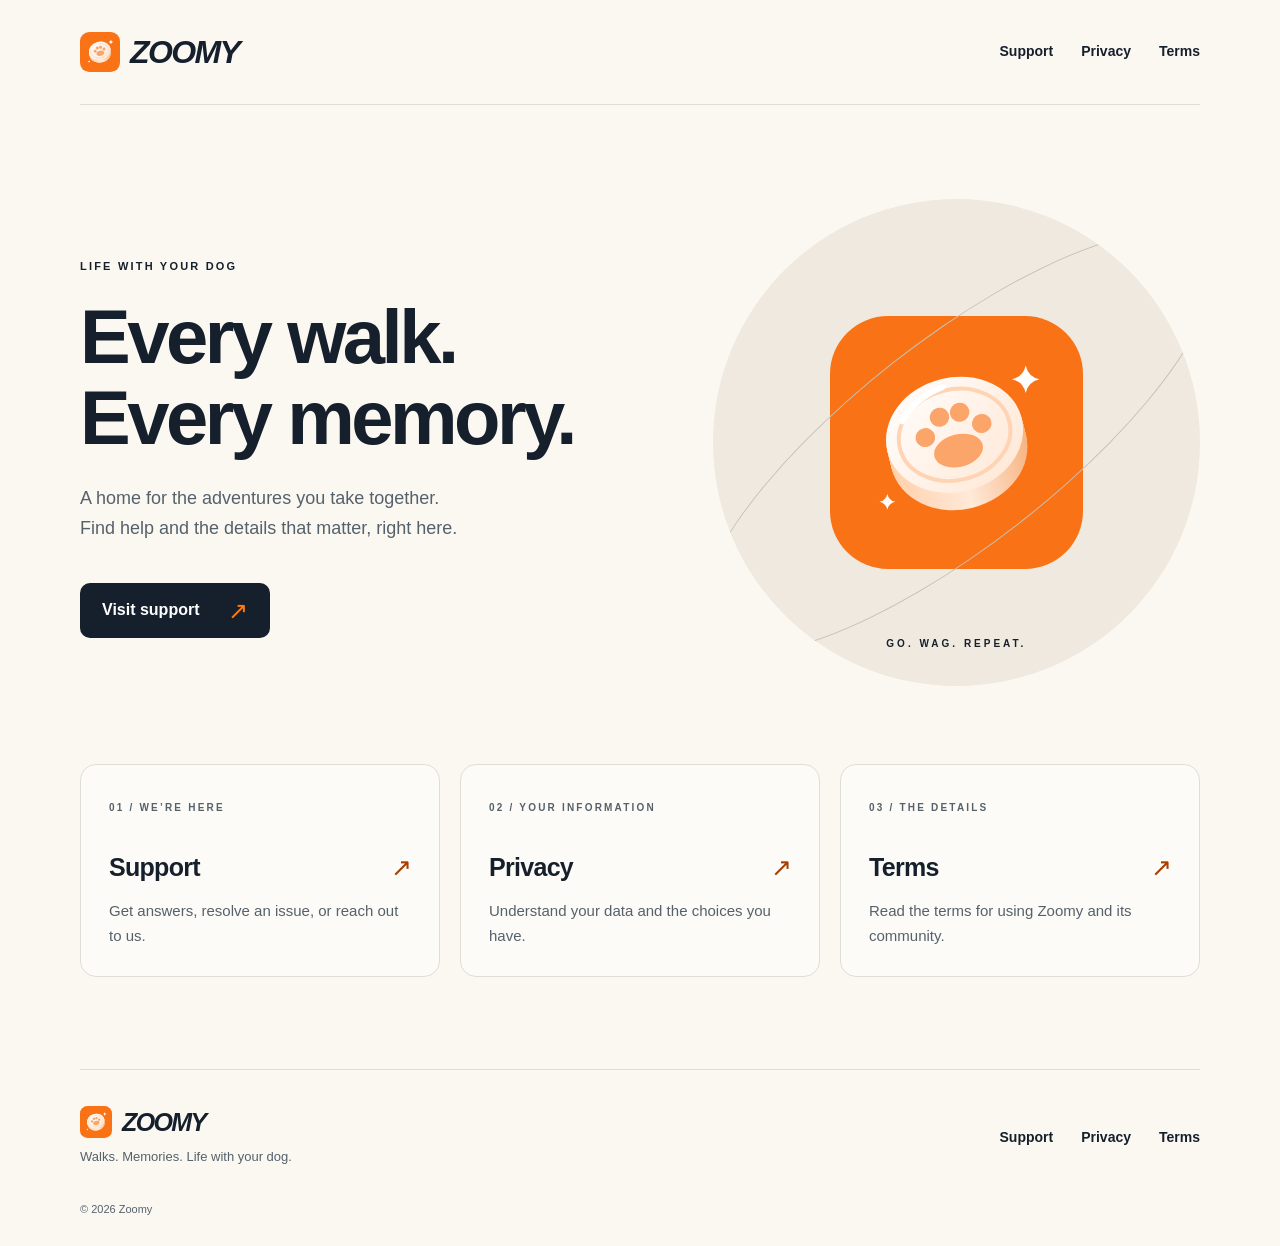
<file: index.html>
<!doctype html>
<html lang="en"><head><meta charset="utf-8"><meta name="viewport" content="width=device-width, initial-scale=1">
<title>Support &amp; Privacy · Zoomy</title><meta name="description" content="Support, privacy information, and terms for Zoomy — walks, memories, and life with your dog.">
<meta name="color-scheme" content="light"><meta name="theme-color" content="#fbf8f2">
<link rel="icon" href="zoomy-coin.svg" type="image/svg+xml"><link rel="icon" href="zoomy-coin-32.png" type="image/png" sizes="32x32"><link rel="icon" href="zoomy-coin-128.png" type="image/png" sizes="128x128"><link rel="apple-touch-icon" href="zoomy-touch-180.png"><link rel="stylesheet" href="style.css"></head>
<body><a class="skip" href="#main">Skip to content</a>
<header class="site-header"><a class="brand" href="index.html" aria-label="Zoomy home"><img class="brand-mark" src="zoomy-coin.svg" alt="" width="40" height="40">ZOOMY</a><nav aria-label="Main navigation"><a href="support.html">Support</a><a href="privacy.html">Privacy</a><a href="terms.html">Terms</a></nav></header>
<main id="main"><section class="hero"><div><p class="eyebrow">LIFE WITH YOUR DOG</p><h1>Every walk.<br>Every memory.</h1><p class="lead">A home for the adventures you take together.<br>Find help and the details that matter, right here.</p><a class="button" href="support.html">Visit support <span aria-hidden="true">↗</span></a></div><div class="hero-art" aria-hidden="true"><div class="orbit"></div><img class="coin" src="zoomy-coin.svg" alt="" width="220" height="220"><span class="art-caption">GO. WAG. REPEAT.</span></div></section><section class="resource-grid" aria-label="Zoomy resources"><a class="resource" href="support.html"><span class="eyebrow">01 / WE’RE HERE</span><h2>Support <span>↗</span></h2><p>Get answers, resolve an issue, or reach out to us.</p></a><a class="resource" href="privacy.html"><span class="eyebrow">02 / YOUR INFORMATION</span><h2>Privacy <span>↗</span></h2><p>Understand your data and the choices you have.</p></a><a class="resource" href="terms.html"><span class="eyebrow">03 / THE DETAILS</span><h2>Terms <span>↗</span></h2><p>Read the terms for using Zoomy and its community.</p></a></section></main>
<footer><a class="brand small" href="index.html"><img class="brand-mark" src="zoomy-coin.svg" alt="" width="40" height="40">ZOOMY</a><p>Walks. Memories. Life with your dog.</p><nav aria-label="Footer navigation"><a href="support.html">Support</a><a href="privacy.html">Privacy</a><a href="terms.html">Terms</a></nav><p class="copyright">© 2026 Zoomy</p></footer>
</body></html>
</file>
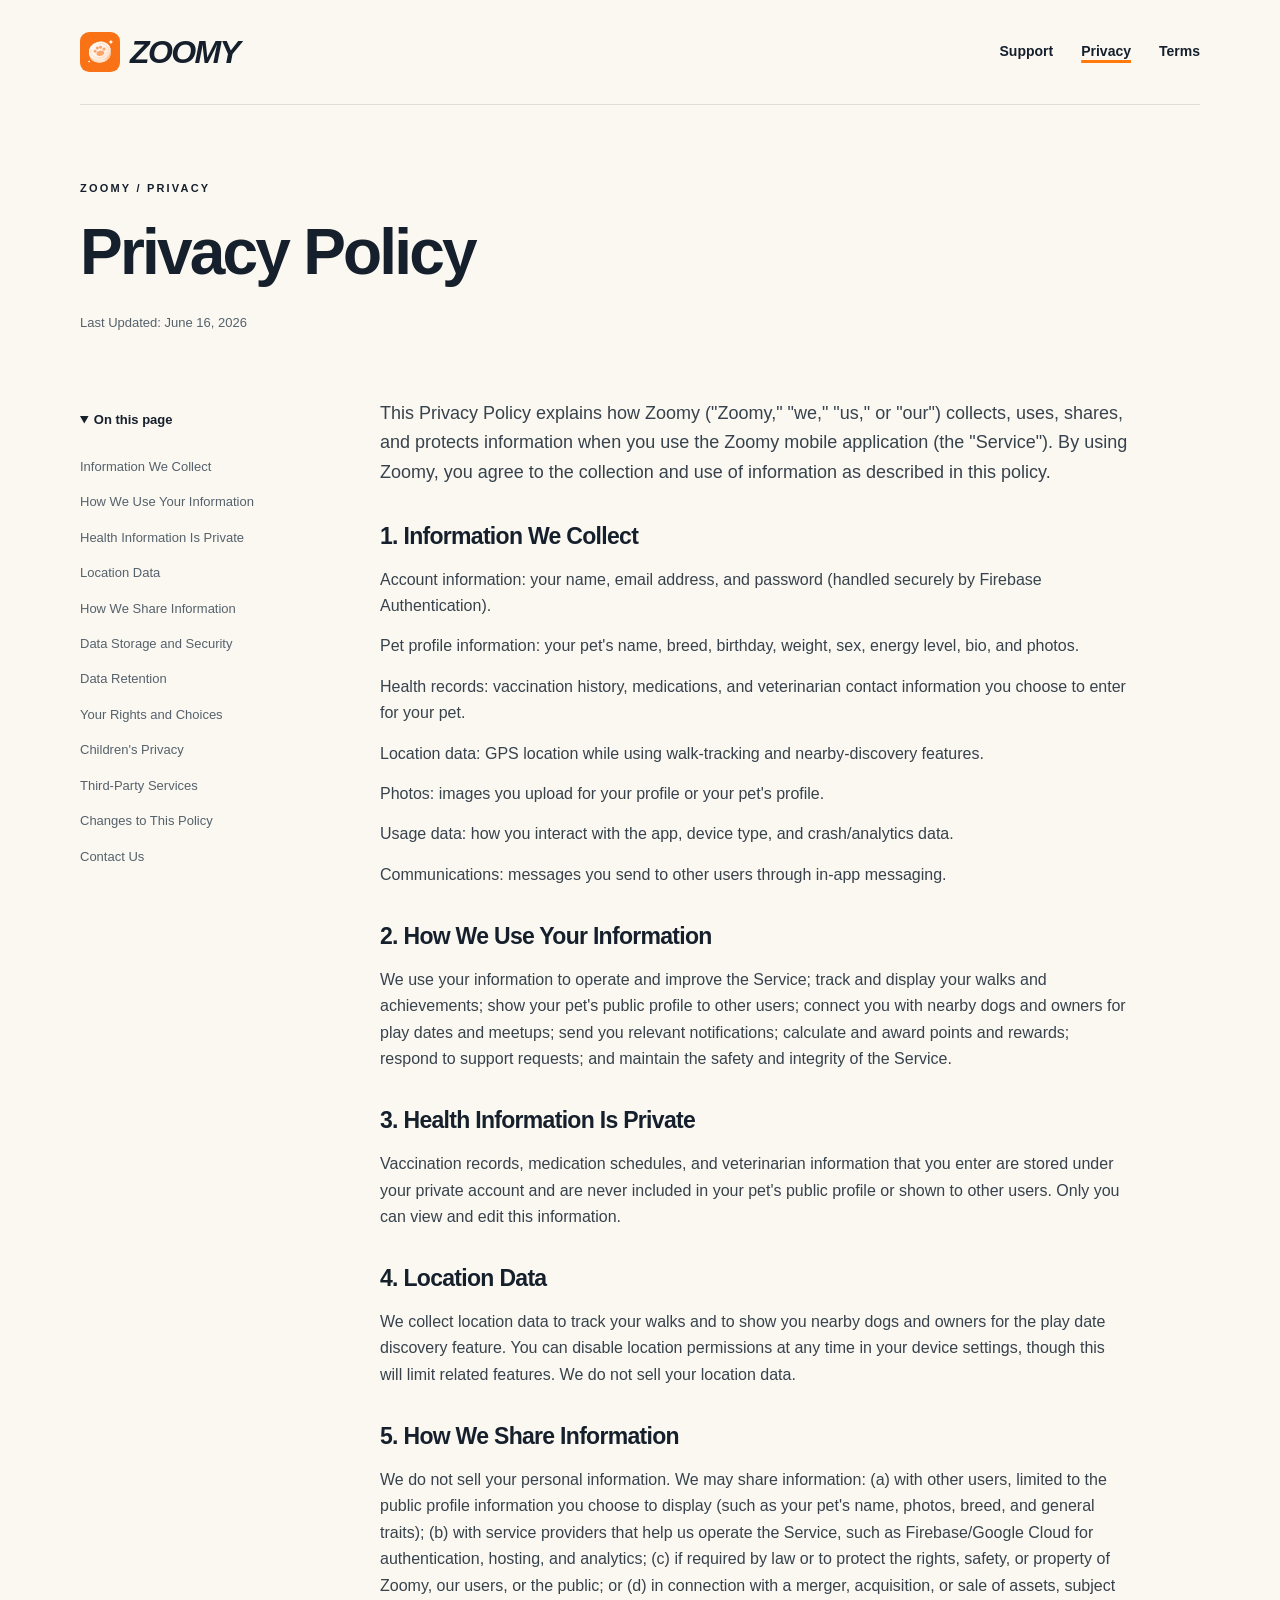
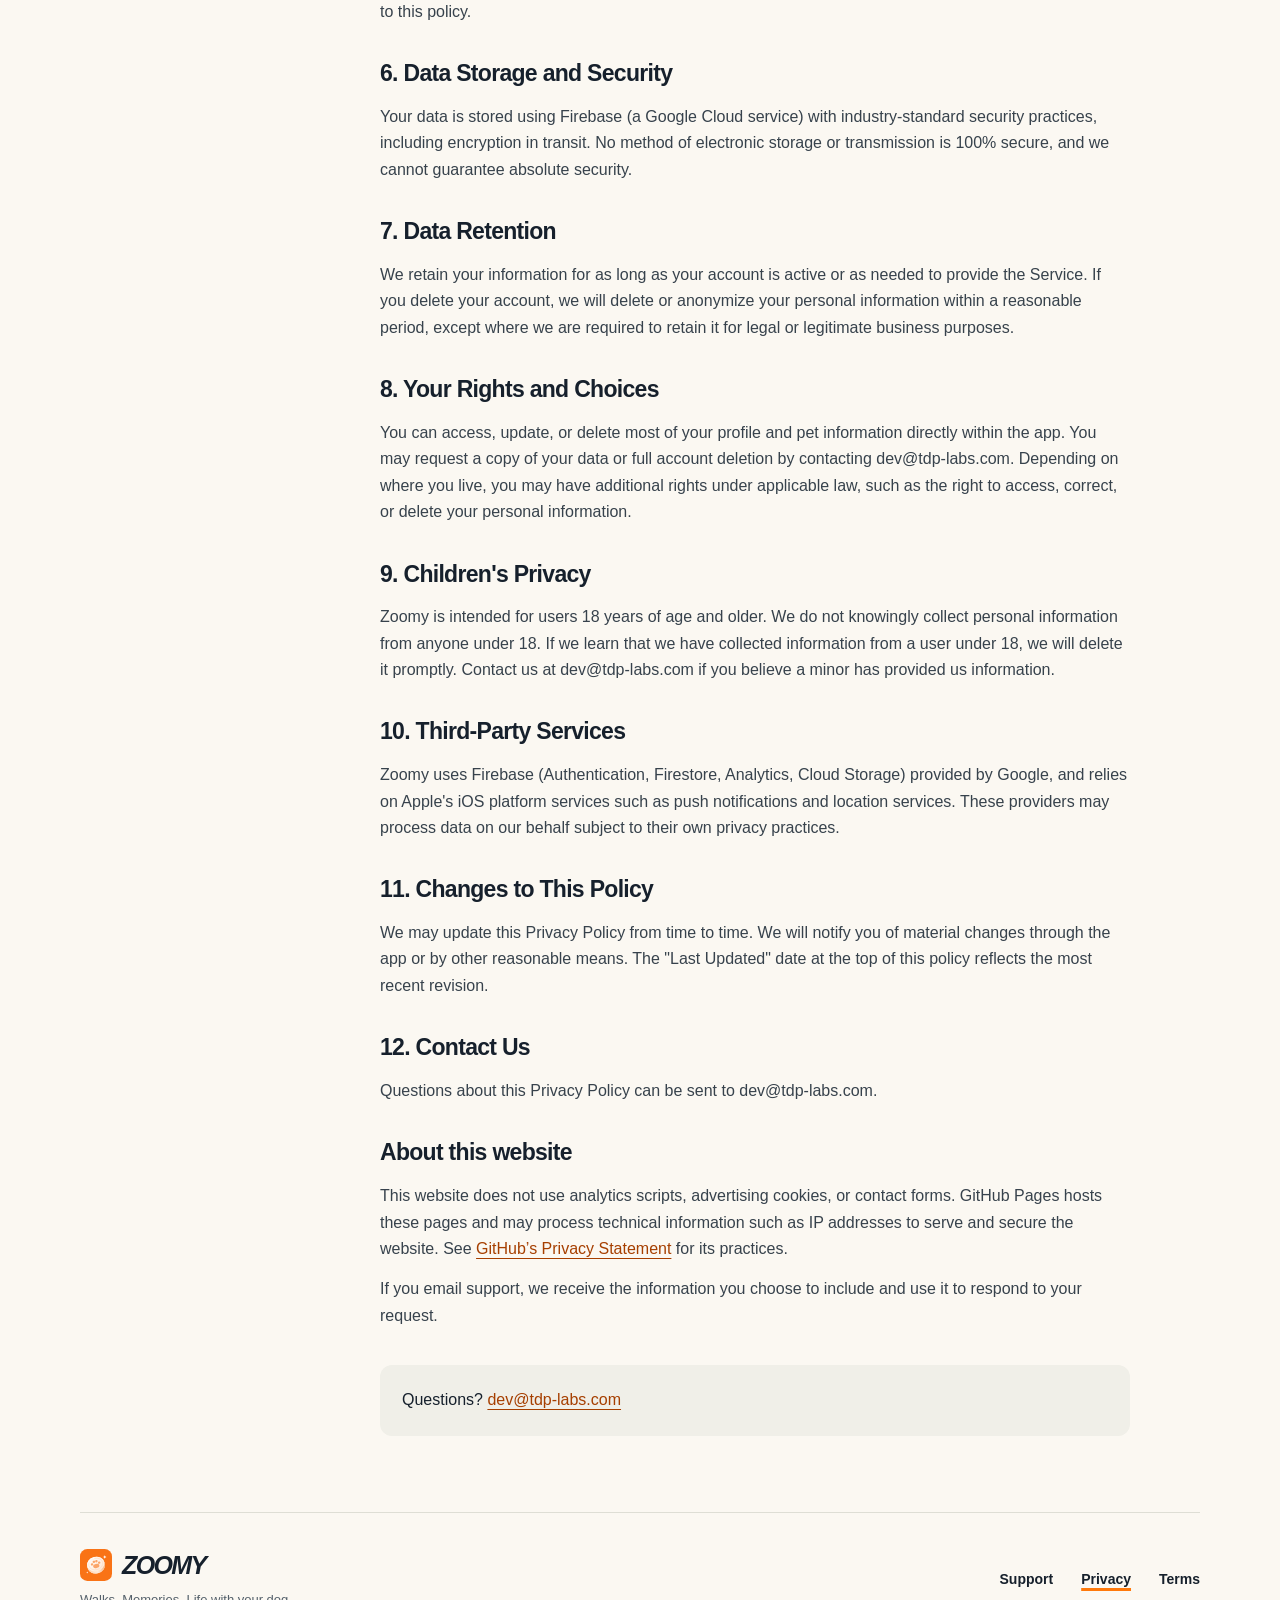
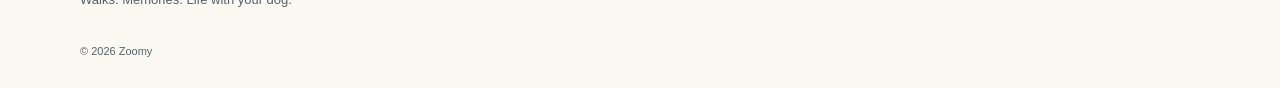
<file: privacy.html>
<!doctype html>
<html lang="en"><head><meta charset="utf-8"><meta name="viewport" content="width=device-width, initial-scale=1">
<title>Privacy Policy · Zoomy</title><meta name="description" content="Privacy Policy for the Zoomy dog walking and memories app.">
<meta name="color-scheme" content="light"><meta name="theme-color" content="#fbf8f2">
<link rel="icon" href="zoomy-coin.svg" type="image/svg+xml"><link rel="icon" href="zoomy-coin-32.png" type="image/png" sizes="32x32"><link rel="icon" href="zoomy-coin-128.png" type="image/png" sizes="128x128"><link rel="apple-touch-icon" href="zoomy-touch-180.png"><link rel="stylesheet" href="style.css"></head>
<body><a class="skip" href="#main">Skip to content</a>
<header class="site-header"><a class="brand" href="index.html" aria-label="Zoomy home"><img class="brand-mark" src="zoomy-coin.svg" alt="" width="40" height="40">ZOOMY</a><nav aria-label="Main navigation"><a href="support.html">Support</a><a href="privacy.html" aria-current="page">Privacy</a><a href="terms.html">Terms</a></nav></header>
<main id="main"><div class="page-heading"><p class="eyebrow">ZOOMY / PRIVACY</p><h1>Privacy Policy</h1><p class="date">Last Updated: June 16, 2026</p></div><div class="legal-layout"><aside><details open><summary>On this page</summary><ol><li><a href="#section-1">Information We Collect</a></li><li><a href="#section-2">How We Use Your Information</a></li><li><a href="#section-3">Health Information Is Private</a></li><li><a href="#section-4">Location Data</a></li><li><a href="#section-5">How We Share Information</a></li><li><a href="#section-6">Data Storage and Security</a></li><li><a href="#section-7">Data Retention</a></li><li><a href="#section-8">Your Rights and Choices</a></li><li><a href="#section-9">Children&#x27;s Privacy</a></li><li><a href="#section-10">Third-Party Services</a></li><li><a href="#section-11">Changes to This Policy</a></li><li><a href="#section-12">Contact Us</a></li></ol></details></aside><article><p>This Privacy Policy explains how Zoomy (&quot;Zoomy,&quot; &quot;we,&quot; &quot;us,&quot; or &quot;our&quot;) collects, uses, shares, and protects information when you use the Zoomy mobile application (the &quot;Service&quot;). By using Zoomy, you agree to the collection and use of information as described in this policy.</p><section id="section-1"><h2>1. Information We Collect</h2><p>Account information: your name, email address, and password (handled securely by Firebase Authentication).</p><p>Pet profile information: your pet&#x27;s name, breed, birthday, weight, sex, energy level, bio, and photos.</p><p>Health records: vaccination history, medications, and veterinarian contact information you choose to enter for your pet.</p><p>Location data: GPS location while using walk-tracking and nearby-discovery features.</p><p>Photos: images you upload for your profile or your pet&#x27;s profile.</p><p>Usage data: how you interact with the app, device type, and crash/analytics data.</p><p>Communications: messages you send to other users through in-app messaging.</p></section><section id="section-2"><h2>2. How We Use Your Information</h2><p>We use your information to operate and improve the Service; track and display your walks and achievements; show your pet&#x27;s public profile to other users; connect you with nearby dogs and owners for play dates and meetups; send you relevant notifications; calculate and award points and rewards; respond to support requests; and maintain the safety and integrity of the Service.</p></section><section id="section-3"><h2>3. Health Information Is Private</h2><p>Vaccination records, medication schedules, and veterinarian information that you enter are stored under your private account and are never included in your pet&#x27;s public profile or shown to other users. Only you can view and edit this information.</p></section><section id="section-4"><h2>4. Location Data</h2><p>We collect location data to track your walks and to show you nearby dogs and owners for the play date discovery feature. You can disable location permissions at any time in your device settings, though this will limit related features. We do not sell your location data.</p></section><section id="section-5"><h2>5. How We Share Information</h2><p>We do not sell your personal information. We may share information: (a) with other users, limited to the public profile information you choose to display (such as your pet&#x27;s name, photos, breed, and general traits); (b) with service providers that help us operate the Service, such as Firebase/Google Cloud for authentication, hosting, and analytics; (c) if required by law or to protect the rights, safety, or property of Zoomy, our users, or the public; or (d) in connection with a merger, acquisition, or sale of assets, subject to this policy.</p></section><section id="section-6"><h2>6. Data Storage and Security</h2><p>Your data is stored using Firebase (a Google Cloud service) with industry-standard security practices, including encryption in transit. No method of electronic storage or transmission is 100% secure, and we cannot guarantee absolute security.</p></section><section id="section-7"><h2>7. Data Retention</h2><p>We retain your information for as long as your account is active or as needed to provide the Service. If you delete your account, we will delete or anonymize your personal information within a reasonable period, except where we are required to retain it for legal or legitimate business purposes.</p></section><section id="section-8"><h2>8. Your Rights and Choices</h2><p>You can access, update, or delete most of your profile and pet information directly within the app. You may request a copy of your data or full account deletion by contacting dev@tdp-labs.com. Depending on where you live, you may have additional rights under applicable law, such as the right to access, correct, or delete your personal information.</p></section><section id="section-9"><h2>9. Children&#x27;s Privacy</h2><p>Zoomy is intended for users 18 years of age and older. We do not knowingly collect personal information from anyone under 18. If we learn that we have collected information from a user under 18, we will delete it promptly. Contact us at dev@tdp-labs.com if you believe a minor has provided us information.</p></section><section id="section-10"><h2>10. Third-Party Services</h2><p>Zoomy uses Firebase (Authentication, Firestore, Analytics, Cloud Storage) provided by Google, and relies on Apple&#x27;s iOS platform services such as push notifications and location services. These providers may process data on our behalf subject to their own privacy practices.</p></section><section id="section-11"><h2>11. Changes to This Policy</h2><p>We may update this Privacy Policy from time to time. We will notify you of material changes through the app or by other reasonable means. The &quot;Last Updated&quot; date at the top of this policy reflects the most recent revision.</p></section><section id="section-12"><h2>12. Contact Us</h2><p>Questions about this Privacy Policy can be sent to dev@tdp-labs.com.</p></section><section id="website"><h2>About this website</h2><p>This website does not use analytics scripts, advertising cookies, or contact forms. GitHub Pages hosts these pages and may process technical information such as IP addresses to serve and secure the website. See <a href="https://docs.github.com/en/site-policy/privacy-policies/github-general-privacy-statement">GitHub’s Privacy Statement</a> for its practices.</p><p>If you email support, we receive the information you choose to include and use it to respond to your request.</p></section><div class="note">Questions? <a href="mailto:dev@tdp-labs.com">dev@tdp-labs.com</a></div></article></div></main>
<footer><a class="brand small" href="index.html"><img class="brand-mark" src="zoomy-coin.svg" alt="" width="40" height="40">ZOOMY</a><p>Walks. Memories. Life with your dog.</p><nav aria-label="Footer navigation"><a href="support.html">Support</a><a href="privacy.html" aria-current="page">Privacy</a><a href="terms.html">Terms</a></nav><p class="copyright">© 2026 Zoomy</p></footer>
</body></html>
</file>
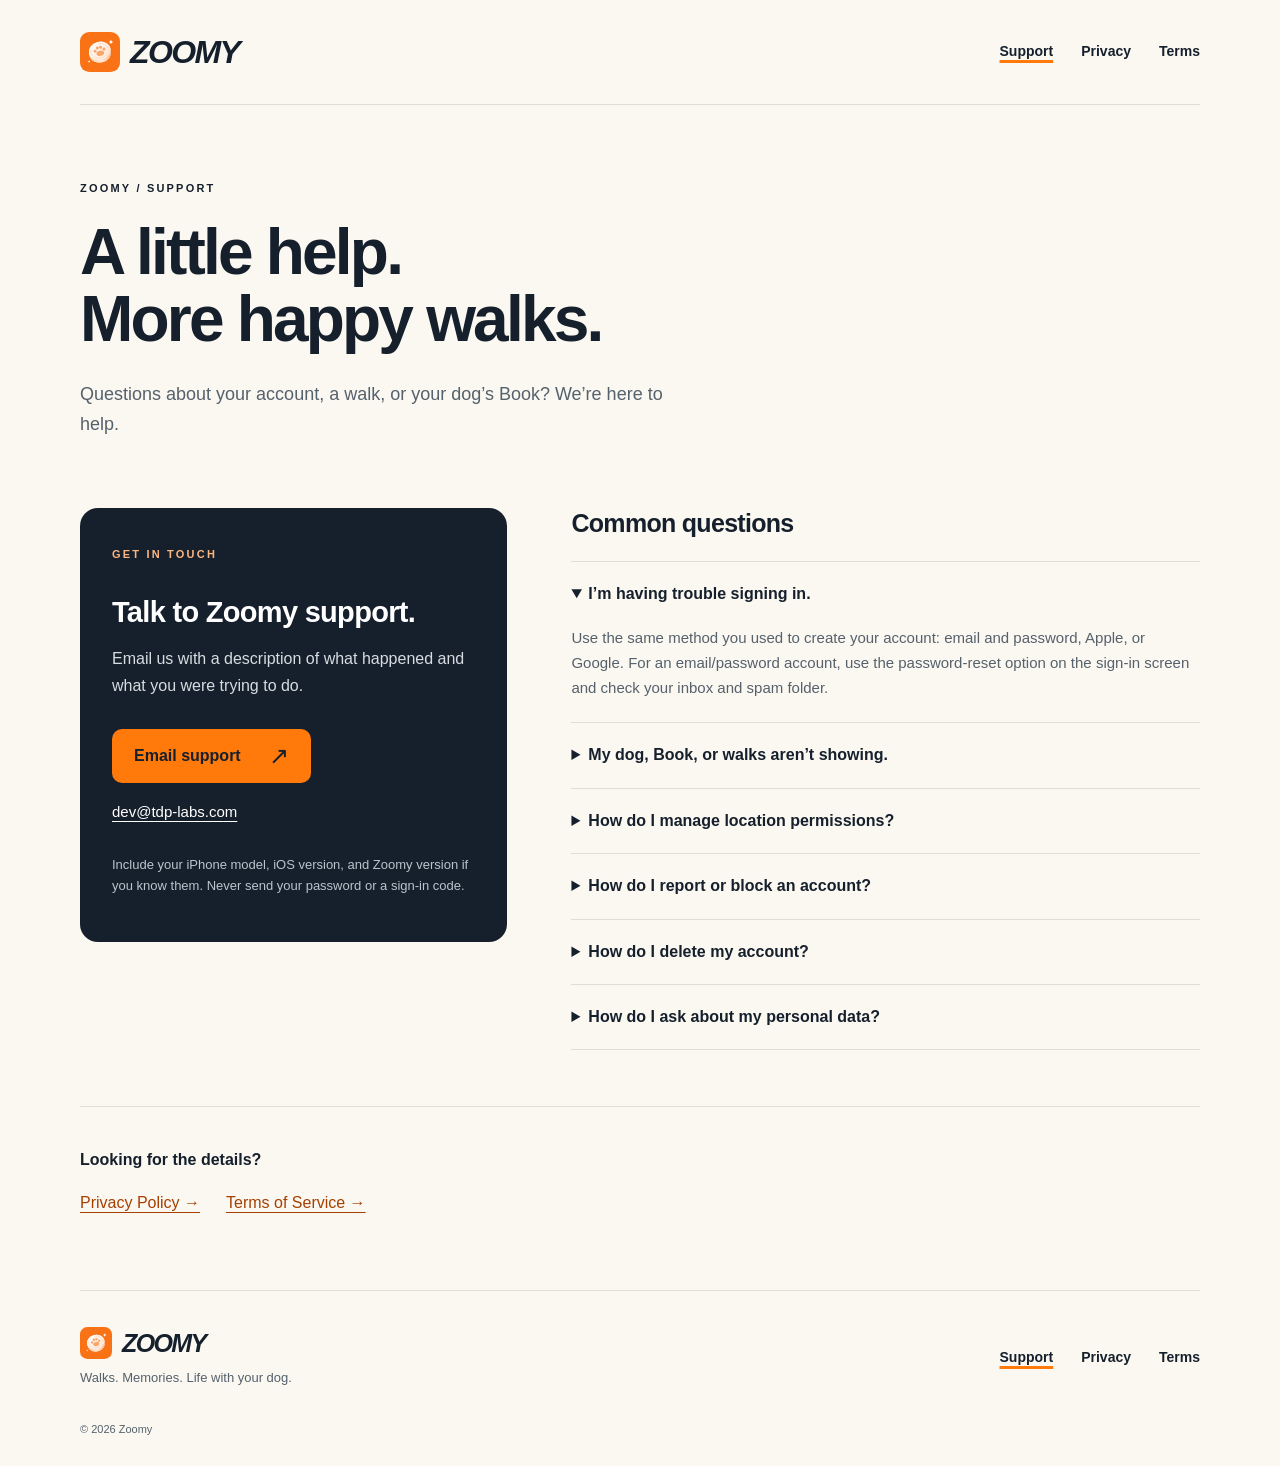
<file: support.html>
<!doctype html>
<html lang="en"><head><meta charset="utf-8"><meta name="viewport" content="width=device-width, initial-scale=1">
<title>Support · Zoomy</title><meta name="description" content="Get help with Zoomy accounts, dog profiles, walks, Book memories, and privacy requests.">
<meta name="color-scheme" content="light"><meta name="theme-color" content="#fbf8f2">
<link rel="icon" href="zoomy-coin.svg" type="image/svg+xml"><link rel="icon" href="zoomy-coin-32.png" type="image/png" sizes="32x32"><link rel="icon" href="zoomy-coin-128.png" type="image/png" sizes="128x128"><link rel="apple-touch-icon" href="zoomy-touch-180.png"><link rel="stylesheet" href="style.css"></head>
<body><a class="skip" href="#main">Skip to content</a>
<header class="site-header"><a class="brand" href="index.html" aria-label="Zoomy home"><img class="brand-mark" src="zoomy-coin.svg" alt="" width="40" height="40">ZOOMY</a><nav aria-label="Main navigation"><a href="support.html" aria-current="page">Support</a><a href="privacy.html">Privacy</a><a href="terms.html">Terms</a></nav></header>
<main id="main"><div class="page-heading"><p class="eyebrow">ZOOMY / SUPPORT</p><h1>A little help.<br>More happy walks.</h1><p class="lead">Questions about your account, a walk, or your dog’s Book? We’re here to help.</p></div>
<div class="support-grid"><section class="contact-card"><span class="eyebrow">GET IN TOUCH</span><h2>Talk to Zoomy support.</h2><p>Email us with a description of what happened and what you were trying to do.</p><a class="button" href="mailto:dev@tdp-labs.com?subject=Zoomy%20Support">Email support <span aria-hidden="true">↗</span></a><p><a class="email" href="mailto:dev@tdp-labs.com">dev@tdp-labs.com</a></p><p class="fine">Include your iPhone model, iOS version, and Zoomy version if you know them. Never send your password or a sign-in code.</p></section>
<section class="help"><h2>Common questions</h2>
<details open><summary>I’m having trouble signing in.</summary><p>Use the same method you used to create your account: email and password, Apple, or Google. For an email/password account, use the password-reset option on the sign-in screen and check your inbox and spam folder.</p></details>
<details><summary>My dog, Book, or walks aren’t showing.</summary><p>Check your internet connection and confirm you’re signed in to the correct account. Close and reopen Zoomy. If information is still missing, contact support and tell us which dog or items you expected to see.</p></details>
<details><summary>How do I manage location permissions?</summary><p>Open your iPhone’s Settings, select Zoomy, and review Location permissions. Walk tracking needs location access. Background location keeps an active walk recording while your phone is locked. Weather and nearby discovery may be unavailable if location access is denied.</p></details>
<details><summary>How do I report or block an account?</summary><p>Open a pup’s social profile and tap the more (⋯) button, or press and hold a pup’s card in Discover or Your Pack. Choose Report or Block. You can review and unblock accounts under your profile’s Privacy &amp; Safety screen.</p><p>For concerns you cannot report in the app, email support with enough detail to identify the content.</p></details>
<details><summary>How do I delete my account?</summary><p>Open your profile from the Home screen, choose Account Details, then Delete Account. Follow the confirmation and identity-verification steps. Deleting the app alone does not delete your account.</p><p>If you cannot access your account, email <a href="mailto:dev@tdp-labs.com?subject=Zoomy%20Account%20Deletion">dev@tdp-labs.com</a> to request help with deletion. We may need to verify account ownership. See our <a href="privacy.html">Privacy Policy</a> for retention details.</p></details>
<details><summary>How do I ask about my personal data?</summary><p>Email <a href="mailto:dev@tdp-labs.com?subject=Zoomy%20Privacy%20Request">dev@tdp-labs.com</a> with your privacy question or access, correction, or deletion request. Our <a href="privacy.html">Privacy Policy</a> explains the information Zoomy uses and your choices.</p></details>
</section></div><section class="bottom-note"><p>Looking for the details?</p><a href="privacy.html">Privacy Policy →</a><a href="terms.html">Terms of Service →</a></section></main>
<footer><a class="brand small" href="index.html"><img class="brand-mark" src="zoomy-coin.svg" alt="" width="40" height="40">ZOOMY</a><p>Walks. Memories. Life with your dog.</p><nav aria-label="Footer navigation"><a href="support.html" aria-current="page">Support</a><a href="privacy.html">Privacy</a><a href="terms.html">Terms</a></nav><p class="copyright">© 2026 Zoomy</p></footer>
</body></html>
</file>
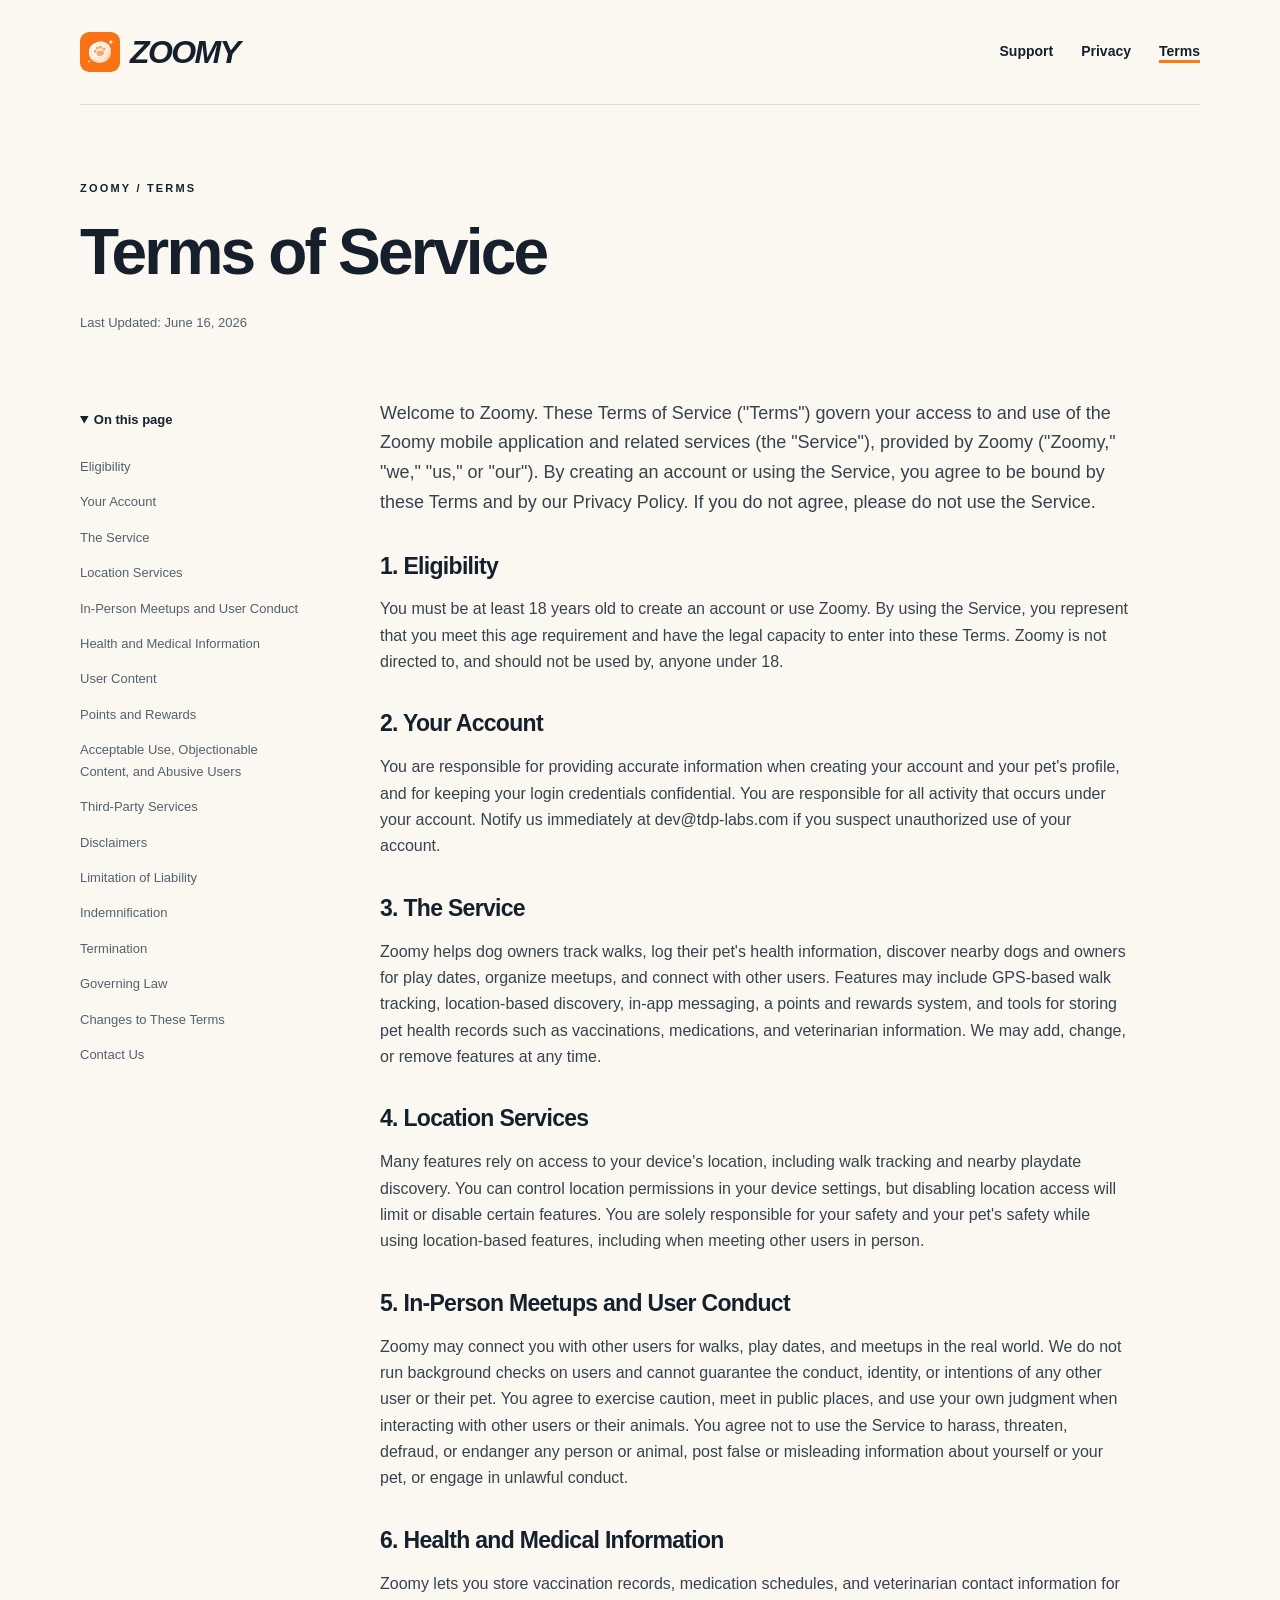
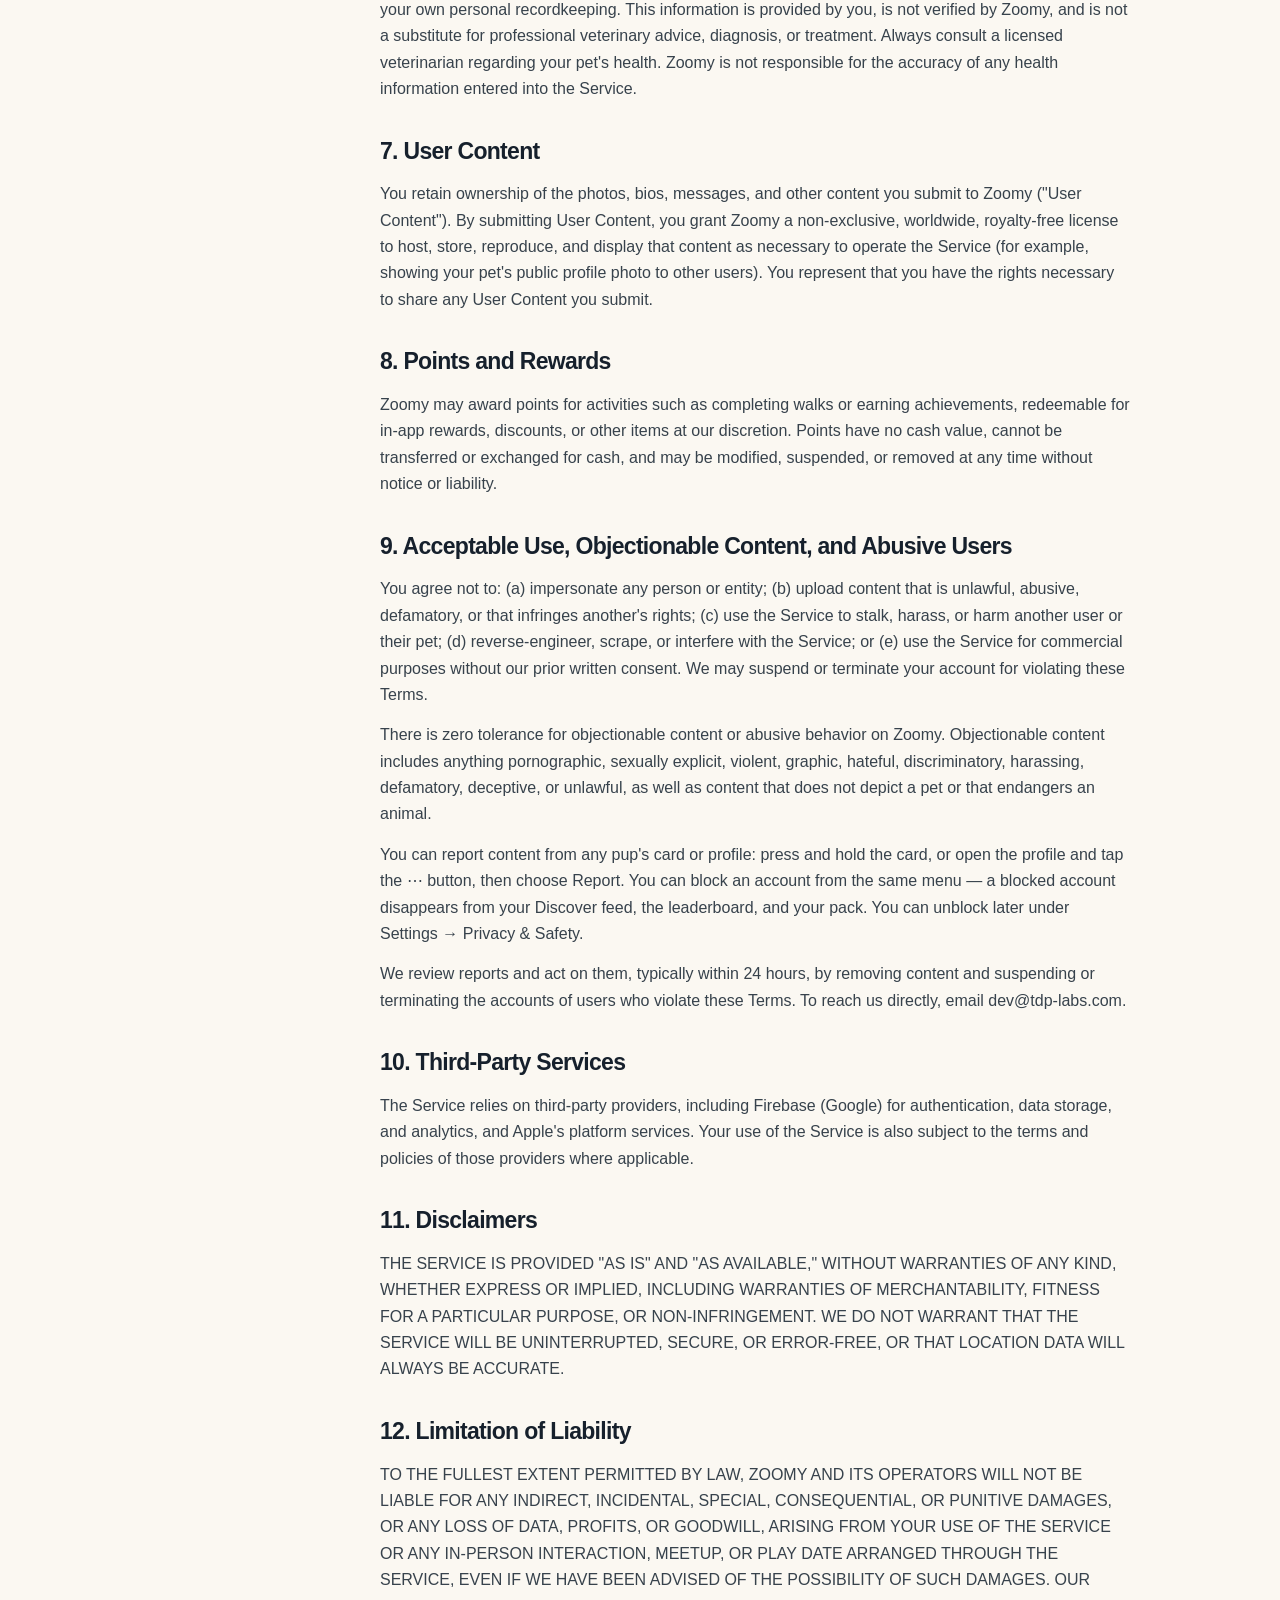
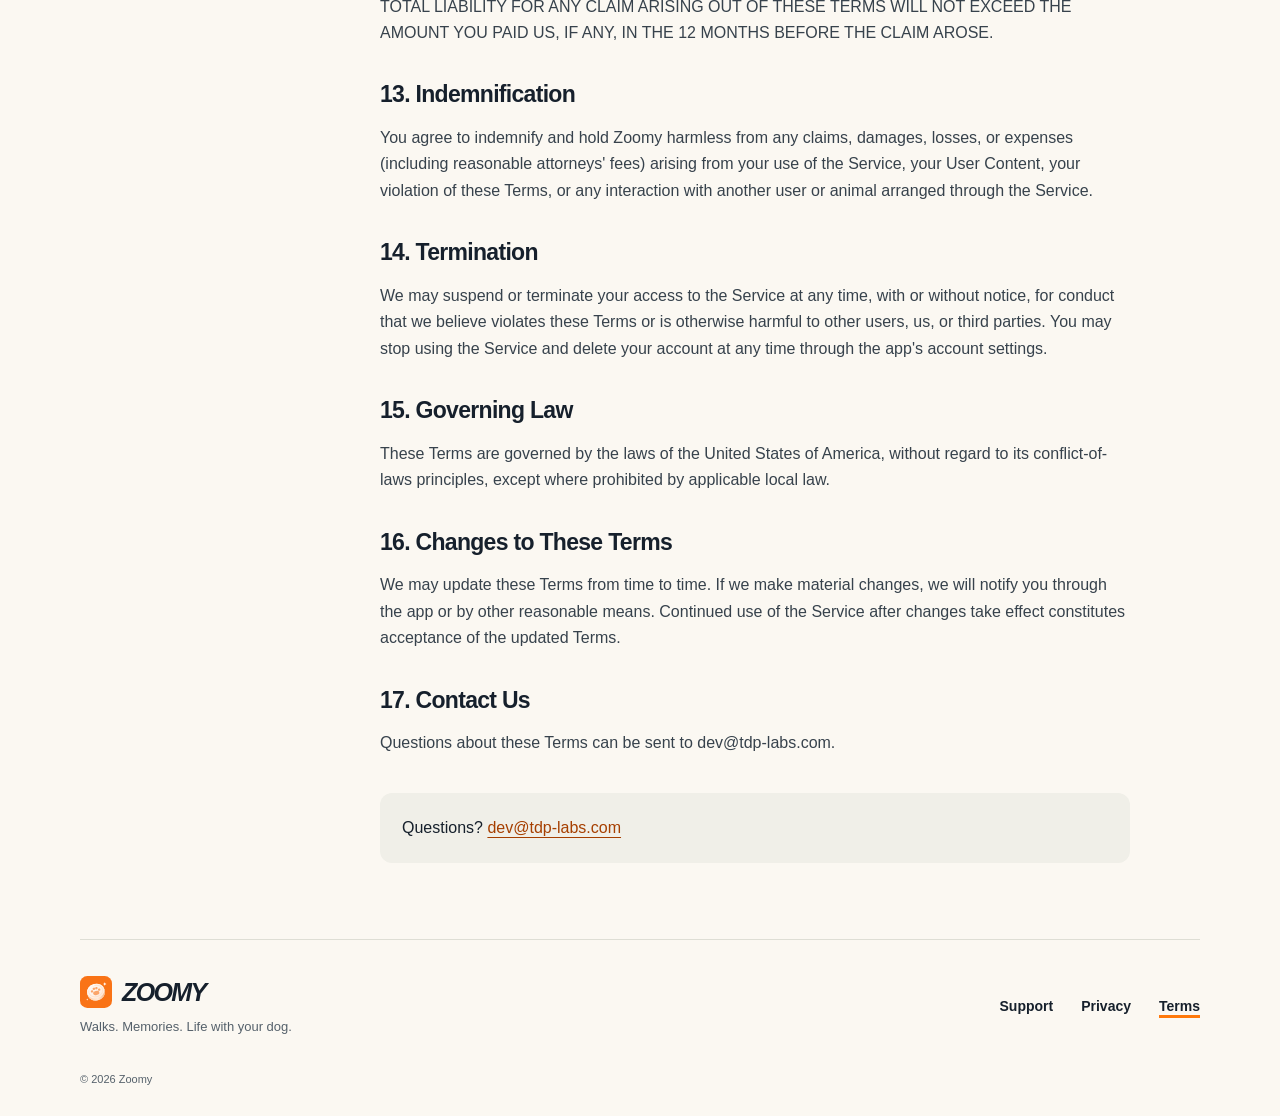
<file: terms.html>
<!doctype html>
<html lang="en"><head><meta charset="utf-8"><meta name="viewport" content="width=device-width, initial-scale=1">
<title>Terms of Service · Zoomy</title><meta name="description" content="Terms of Service for the Zoomy dog walking and memories app.">
<meta name="color-scheme" content="light"><meta name="theme-color" content="#fbf8f2">
<link rel="icon" href="zoomy-coin.svg" type="image/svg+xml"><link rel="icon" href="zoomy-coin-32.png" type="image/png" sizes="32x32"><link rel="icon" href="zoomy-coin-128.png" type="image/png" sizes="128x128"><link rel="apple-touch-icon" href="zoomy-touch-180.png"><link rel="stylesheet" href="style.css"></head>
<body><a class="skip" href="#main">Skip to content</a>
<header class="site-header"><a class="brand" href="index.html" aria-label="Zoomy home"><img class="brand-mark" src="zoomy-coin.svg" alt="" width="40" height="40">ZOOMY</a><nav aria-label="Main navigation"><a href="support.html">Support</a><a href="privacy.html">Privacy</a><a href="terms.html" aria-current="page">Terms</a></nav></header>
<main id="main"><div class="page-heading"><p class="eyebrow">ZOOMY / TERMS</p><h1>Terms of Service</h1><p class="date">Last Updated: June 16, 2026</p></div><div class="legal-layout"><aside><details open><summary>On this page</summary><ol><li><a href="#section-1">Eligibility</a></li><li><a href="#section-2">Your Account</a></li><li><a href="#section-3">The Service</a></li><li><a href="#section-4">Location Services</a></li><li><a href="#section-5">In-Person Meetups and User Conduct</a></li><li><a href="#section-6">Health and Medical Information</a></li><li><a href="#section-7">User Content</a></li><li><a href="#section-8">Points and Rewards</a></li><li><a href="#section-9">Acceptable Use, Objectionable Content, and Abusive Users</a></li><li><a href="#section-10">Third-Party Services</a></li><li><a href="#section-11">Disclaimers</a></li><li><a href="#section-12">Limitation of Liability</a></li><li><a href="#section-13">Indemnification</a></li><li><a href="#section-14">Termination</a></li><li><a href="#section-15">Governing Law</a></li><li><a href="#section-16">Changes to These Terms</a></li><li><a href="#section-17">Contact Us</a></li></ol></details></aside><article><p>Welcome to Zoomy. These Terms of Service (&quot;Terms&quot;) govern your access to and use of the Zoomy mobile application and related services (the &quot;Service&quot;), provided by Zoomy (&quot;Zoomy,&quot; &quot;we,&quot; &quot;us,&quot; or &quot;our&quot;). By creating an account or using the Service, you agree to be bound by these Terms and by our Privacy Policy. If you do not agree, please do not use the Service.</p><section id="section-1"><h2>1. Eligibility</h2><p>You must be at least 18 years old to create an account or use Zoomy. By using the Service, you represent that you meet this age requirement and have the legal capacity to enter into these Terms. Zoomy is not directed to, and should not be used by, anyone under 18.</p></section><section id="section-2"><h2>2. Your Account</h2><p>You are responsible for providing accurate information when creating your account and your pet&#x27;s profile, and for keeping your login credentials confidential. You are responsible for all activity that occurs under your account. Notify us immediately at dev@tdp-labs.com if you suspect unauthorized use of your account.</p></section><section id="section-3"><h2>3. The Service</h2><p>Zoomy helps dog owners track walks, log their pet&#x27;s health information, discover nearby dogs and owners for play dates, organize meetups, and connect with other users. Features may include GPS-based walk tracking, location-based discovery, in-app messaging, a points and rewards system, and tools for storing pet health records such as vaccinations, medications, and veterinarian information. We may add, change, or remove features at any time.</p></section><section id="section-4"><h2>4. Location Services</h2><p>Many features rely on access to your device&#x27;s location, including walk tracking and nearby playdate discovery. You can control location permissions in your device settings, but disabling location access will limit or disable certain features. You are solely responsible for your safety and your pet&#x27;s safety while using location-based features, including when meeting other users in person.</p></section><section id="section-5"><h2>5. In-Person Meetups and User Conduct</h2><p>Zoomy may connect you with other users for walks, play dates, and meetups in the real world. We do not run background checks on users and cannot guarantee the conduct, identity, or intentions of any other user or their pet. You agree to exercise caution, meet in public places, and use your own judgment when interacting with other users or their animals. You agree not to use the Service to harass, threaten, defraud, or endanger any person or animal, post false or misleading information about yourself or your pet, or engage in unlawful conduct.</p></section><section id="section-6"><h2>6. Health and Medical Information</h2><p>Zoomy lets you store vaccination records, medication schedules, and veterinarian contact information for your own personal recordkeeping. This information is provided by you, is not verified by Zoomy, and is not a substitute for professional veterinary advice, diagnosis, or treatment. Always consult a licensed veterinarian regarding your pet&#x27;s health. Zoomy is not responsible for the accuracy of any health information entered into the Service.</p></section><section id="section-7"><h2>7. User Content</h2><p>You retain ownership of the photos, bios, messages, and other content you submit to Zoomy (&quot;User Content&quot;). By submitting User Content, you grant Zoomy a non-exclusive, worldwide, royalty-free license to host, store, reproduce, and display that content as necessary to operate the Service (for example, showing your pet&#x27;s public profile photo to other users). You represent that you have the rights necessary to share any User Content you submit.</p></section><section id="section-8"><h2>8. Points and Rewards</h2><p>Zoomy may award points for activities such as completing walks or earning achievements, redeemable for in-app rewards, discounts, or other items at our discretion. Points have no cash value, cannot be transferred or exchanged for cash, and may be modified, suspended, or removed at any time without notice or liability.</p></section><section id="section-9"><h2>9. Acceptable Use, Objectionable Content, and Abusive Users</h2><p>You agree not to: (a) impersonate any person or entity; (b) upload content that is unlawful, abusive, defamatory, or that infringes another&#x27;s rights; (c) use the Service to stalk, harass, or harm another user or their pet; (d) reverse-engineer, scrape, or interfere with the Service; or (e) use the Service for commercial purposes without our prior written consent. We may suspend or terminate your account for violating these Terms.</p><p>There is zero tolerance for objectionable content or abusive behavior on Zoomy. Objectionable content includes anything pornographic, sexually explicit, violent, graphic, hateful, discriminatory, harassing, defamatory, deceptive, or unlawful, as well as content that does not depict a pet or that endangers an animal.</p><p>You can report content from any pup&#x27;s card or profile: press and hold the card, or open the profile and tap the ⋯ button, then choose Report. You can block an account from the same menu — a blocked account disappears from your Discover feed, the leaderboard, and your pack. You can unblock later under Settings → Privacy &amp; Safety.</p><p>We review reports and act on them, typically within 24 hours, by removing content and suspending or terminating the accounts of users who violate these Terms. To reach us directly, email dev@tdp-labs.com.</p></section><section id="section-10"><h2>10. Third-Party Services</h2><p>The Service relies on third-party providers, including Firebase (Google) for authentication, data storage, and analytics, and Apple&#x27;s platform services. Your use of the Service is also subject to the terms and policies of those providers where applicable.</p></section><section id="section-11"><h2>11. Disclaimers</h2><p>THE SERVICE IS PROVIDED &quot;AS IS&quot; AND &quot;AS AVAILABLE,&quot; WITHOUT WARRANTIES OF ANY KIND, WHETHER EXPRESS OR IMPLIED, INCLUDING WARRANTIES OF MERCHANTABILITY, FITNESS FOR A PARTICULAR PURPOSE, OR NON-INFRINGEMENT. WE DO NOT WARRANT THAT THE SERVICE WILL BE UNINTERRUPTED, SECURE, OR ERROR-FREE, OR THAT LOCATION DATA WILL ALWAYS BE ACCURATE.</p></section><section id="section-12"><h2>12. Limitation of Liability</h2><p>TO THE FULLEST EXTENT PERMITTED BY LAW, ZOOMY AND ITS OPERATORS WILL NOT BE LIABLE FOR ANY INDIRECT, INCIDENTAL, SPECIAL, CONSEQUENTIAL, OR PUNITIVE DAMAGES, OR ANY LOSS OF DATA, PROFITS, OR GOODWILL, ARISING FROM YOUR USE OF THE SERVICE OR ANY IN-PERSON INTERACTION, MEETUP, OR PLAY DATE ARRANGED THROUGH THE SERVICE, EVEN IF WE HAVE BEEN ADVISED OF THE POSSIBILITY OF SUCH DAMAGES. OUR TOTAL LIABILITY FOR ANY CLAIM ARISING OUT OF THESE TERMS WILL NOT EXCEED THE AMOUNT YOU PAID US, IF ANY, IN THE 12 MONTHS BEFORE THE CLAIM AROSE.</p></section><section id="section-13"><h2>13. Indemnification</h2><p>You agree to indemnify and hold Zoomy harmless from any claims, damages, losses, or expenses (including reasonable attorneys&#x27; fees) arising from your use of the Service, your User Content, your violation of these Terms, or any interaction with another user or animal arranged through the Service.</p></section><section id="section-14"><h2>14. Termination</h2><p>We may suspend or terminate your access to the Service at any time, with or without notice, for conduct that we believe violates these Terms or is otherwise harmful to other users, us, or third parties. You may stop using the Service and delete your account at any time through the app&#x27;s account settings.</p></section><section id="section-15"><h2>15. Governing Law</h2><p>These Terms are governed by the laws of the United States of America, without regard to its conflict-of-laws principles, except where prohibited by applicable local law.</p></section><section id="section-16"><h2>16. Changes to These Terms</h2><p>We may update these Terms from time to time. If we make material changes, we will notify you through the app or by other reasonable means. Continued use of the Service after changes take effect constitutes acceptance of the updated Terms.</p></section><section id="section-17"><h2>17. Contact Us</h2><p>Questions about these Terms can be sent to dev@tdp-labs.com.</p></section><div class="note">Questions? <a href="mailto:dev@tdp-labs.com">dev@tdp-labs.com</a></div></article></div></main>
<footer><a class="brand small" href="index.html"><img class="brand-mark" src="zoomy-coin.svg" alt="" width="40" height="40">ZOOMY</a><p>Walks. Memories. Life with your dog.</p><nav aria-label="Footer navigation"><a href="support.html">Support</a><a href="privacy.html">Privacy</a><a href="terms.html" aria-current="page">Terms</a></nav><p class="copyright">© 2026 Zoomy</p></footer>
</body></html>
</file>
<file: style.css>
:root{--paper:#fbf8f2;--ink:#16202c;--muted:#55616b;--orange:#ff790b;--link:#a63f00;--line:#deded5;--card:#f0efe8;font-family:-apple-system,BlinkMacSystemFont,"Segoe UI",sans-serif;color:var(--ink);background:var(--paper);font-synthesis:none;line-height:1.65}*{box-sizing:border-box}body{margin:0}a{color:var(--link);text-underline-offset:4px}a:hover{text-decoration-thickness:2px}a:focus-visible,summary:focus-visible{outline:3px solid #a63f00;outline-offset:5px;border-radius:3px}.skip{position:absolute;left:16px;top:-100px;background:var(--ink);color:white;padding:12px;z-index:10}.skip:focus{top:12px}.site-header,main,footer{width:min(1120px,calc(100% - 64px));margin:auto}.site-header{display:flex;justify-content:space-between;align-items:center;padding:30px 0;border-bottom:1px solid var(--line);gap:24px}.brand{display:inline-flex;align-items:center;gap:10px;font-size:32px;font-weight:850;font-style:italic;text-decoration:none;letter-spacing:-1.6px;color:var(--ink);line-height:1.2;white-space:nowrap}.brand-mark{width:40px;height:40px;flex:none}.brand.small{font-size:25px}.brand.small .brand-mark{width:32px;height:32px}nav{display:flex;gap:28px;flex-wrap:wrap}nav a{color:var(--ink);font-size:14px;font-weight:600;text-decoration:none;min-height:44px;display:inline-flex;align-items:center}nav a[aria-current]{text-decoration:underline;text-decoration-color:var(--orange);text-decoration-thickness:3px}.eyebrow{font-size:11px;letter-spacing:2.2px;font-weight:750;line-height:1.5}.hero{padding:94px 0 78px;display:grid;grid-template-columns:1.2fr 1fr;gap:48px;align-items:center}h1{font-size:clamp(42px,6vw,76px);letter-spacing:-3.5px;line-height:1.06;font-weight:780;margin:22px 0 26px}h2{font-size:25px;letter-spacing:-.7px;line-height:1.25;margin:12px 0 16px}.lead{font-size:18px;line-height:1.65;color:var(--muted);max-width:620px}.button{display:inline-flex;align-items:center;justify-content:space-between;gap:28px;background:var(--ink);color:white;text-decoration:none;padding:14px 22px;border-radius:10px;font-weight:650;min-height:50px}.hero .button{margin-top:22px}.button:hover{background:#303c49}.button span{color:var(--orange);font-size:24px;line-height:1}.hero-art{position:relative;aspect-ratio:1;display:grid;place-items:center;background:#efe9df;border-radius:50%;isolation:isolate;overflow:hidden}.orbit{position:absolute;width:130%;height:42%;border:1px solid #c8c1b5;border-radius:50%;transform:rotate(-38deg)}.coin{width:52%;height:auto}.art-caption{position:absolute;bottom:34px;font-size:10px;letter-spacing:3px;font-weight:800}.resource-grid{display:grid;grid-template-columns:repeat(3,1fr);gap:20px;padding-bottom:92px}.resource{display:block;padding:28px;border:1px solid var(--line);border-radius:16px;text-decoration:none;color:var(--ink);background:rgba(255,255,255,.35)}.resource:hover{background:white;border-color:#c8c1b5}.resource .eyebrow{font-size:10px;color:var(--muted)}.resource h2{display:flex;justify-content:space-between;margin-top:32px}.resource h2 span{color:var(--link)}.resource p{font-size:15px;color:var(--muted);margin-bottom:0}.page-heading{padding:64px 0 38px;max-width:860px}.page-heading h1{font-size:clamp(40px,5.8vw,64px);letter-spacing:-2.8px}.date{font-size:13px;color:var(--muted)}.legal-layout{display:grid;grid-template-columns:230px minmax(0,1fr);gap:70px;align-items:start;padding:14px 0 76px}.legal-layout aside{position:sticky;top:28px;font-size:13px}.legal-layout aside summary{font-weight:750;cursor:pointer;min-height:44px;padding-top:10px}.legal-layout aside ol{list-style:none;padding:0;margin:6px 0}.legal-layout aside li{margin:0}.legal-layout aside a{display:block;color:var(--muted);text-decoration:none;padding:7px 0}.legal-layout aside a:hover{color:var(--link)}article{max-width:750px;font-size:16px;overflow-wrap:anywhere}article>p:first-child{font-size:18px;margin-top:0}article section{scroll-margin-top:24px;margin:34px 0}article h2{font-size:23px}article p{margin:14px 0;color:#37424c}.note{background:var(--card);border-radius:12px;padding:22px;margin-top:36px}.support-grid{display:grid;grid-template-columns:.85fr 1.25fr;gap:64px;padding:12px 0 56px;align-items:start}.contact-card{background:var(--ink);color:white;border-radius:18px;padding:32px}.contact-card .eyebrow{color:#ffb67e}.contact-card h2{font-size:29px;margin-top:28px}.contact-card p{color:#d7dce1}.contact-card .button{background:var(--orange);color:var(--ink);margin-top:14px}.contact-card .button span{color:var(--ink)}.contact-card a.email{color:#fff;font-size:15px;overflow-wrap:anywhere}.contact-card .fine{font-size:13px;margin-top:28px;color:#bac4cc}.help h2{margin-top:0;margin-bottom:22px}.help details{border-top:1px solid var(--line);padding:0}.help details:last-child{border-bottom:1px solid var(--line)}.help summary{cursor:pointer;font-weight:650;padding:21px 26px 21px 0;min-height:54px;line-height:1.4}.help details p{color:var(--muted);font-size:15px;margin:0 0 22px}.bottom-note{border-top:1px solid var(--line);padding:24px 0 56px}.bottom-note p{font-weight:650}.bottom-note a{display:inline-block;margin-right:26px;min-height:44px}footer{border-top:1px solid var(--line);padding:36px 0 28px;display:grid;grid-template-columns:1fr auto;gap:8px 32px}footer p{color:var(--muted);font-size:13px;margin:0}footer nav{grid-column:2;grid-row:1 / span 2}footer .copyright{grid-column:1 / -1;font-size:11px;margin-top:24px}
@media(max-width:760px){.site-header,main,footer{width:calc(100% - 40px)}.site-header{padding:22px 0;gap:12px}.brand{font-size:26px}.brand-mark{width:34px;height:34px}nav{gap:18px}nav a{font-size:13px}.hero{grid-template-columns:1fr;padding:54px 0 44px;gap:36px}h1{letter-spacing:-2px}.hero-art{width:240px;justify-self:center}.art-caption{bottom:22px;font-size:8px}.resource-grid{grid-template-columns:1fr;gap:14px;padding-bottom:54px}.resource{padding:24px}.resource h2{margin-top:18px}.page-heading{padding:42px 0 22px}.page-heading h1{letter-spacing:-1.8px}.legal-layout{grid-template-columns:1fr;gap:32px;padding-top:0}.legal-layout aside{position:static;background:var(--card);padding:12px 22px;border-radius:14px}.legal-layout aside ol{columns:2;column-gap:22px}.legal-layout aside li{break-inside:avoid}article{font-size:16px}.support-grid{grid-template-columns:1fr;gap:38px}.contact-card{padding:26px}.contact-card h2{font-size:28px}footer{grid-template-columns:1fr}footer nav{grid-column:1;grid-row:auto;margin-top:14px}footer .copyright{margin-top:10px}}
@media(max-width:380px){.site-header{flex-wrap:wrap}nav{gap:24px}.legal-layout aside ol{columns:1}h1{font-size:40px}}
@media(prefers-reduced-motion:no-preference){a{transition:background-color .15s,border-color .15s}}
@media print{.site-header,footer,aside,.skip{display:none}main{width:100%}.legal-layout{display:block}.page-heading{padding:0}article{max-width:none}a{color:inherit}.note{border:1px solid #ccc}}
</file>
